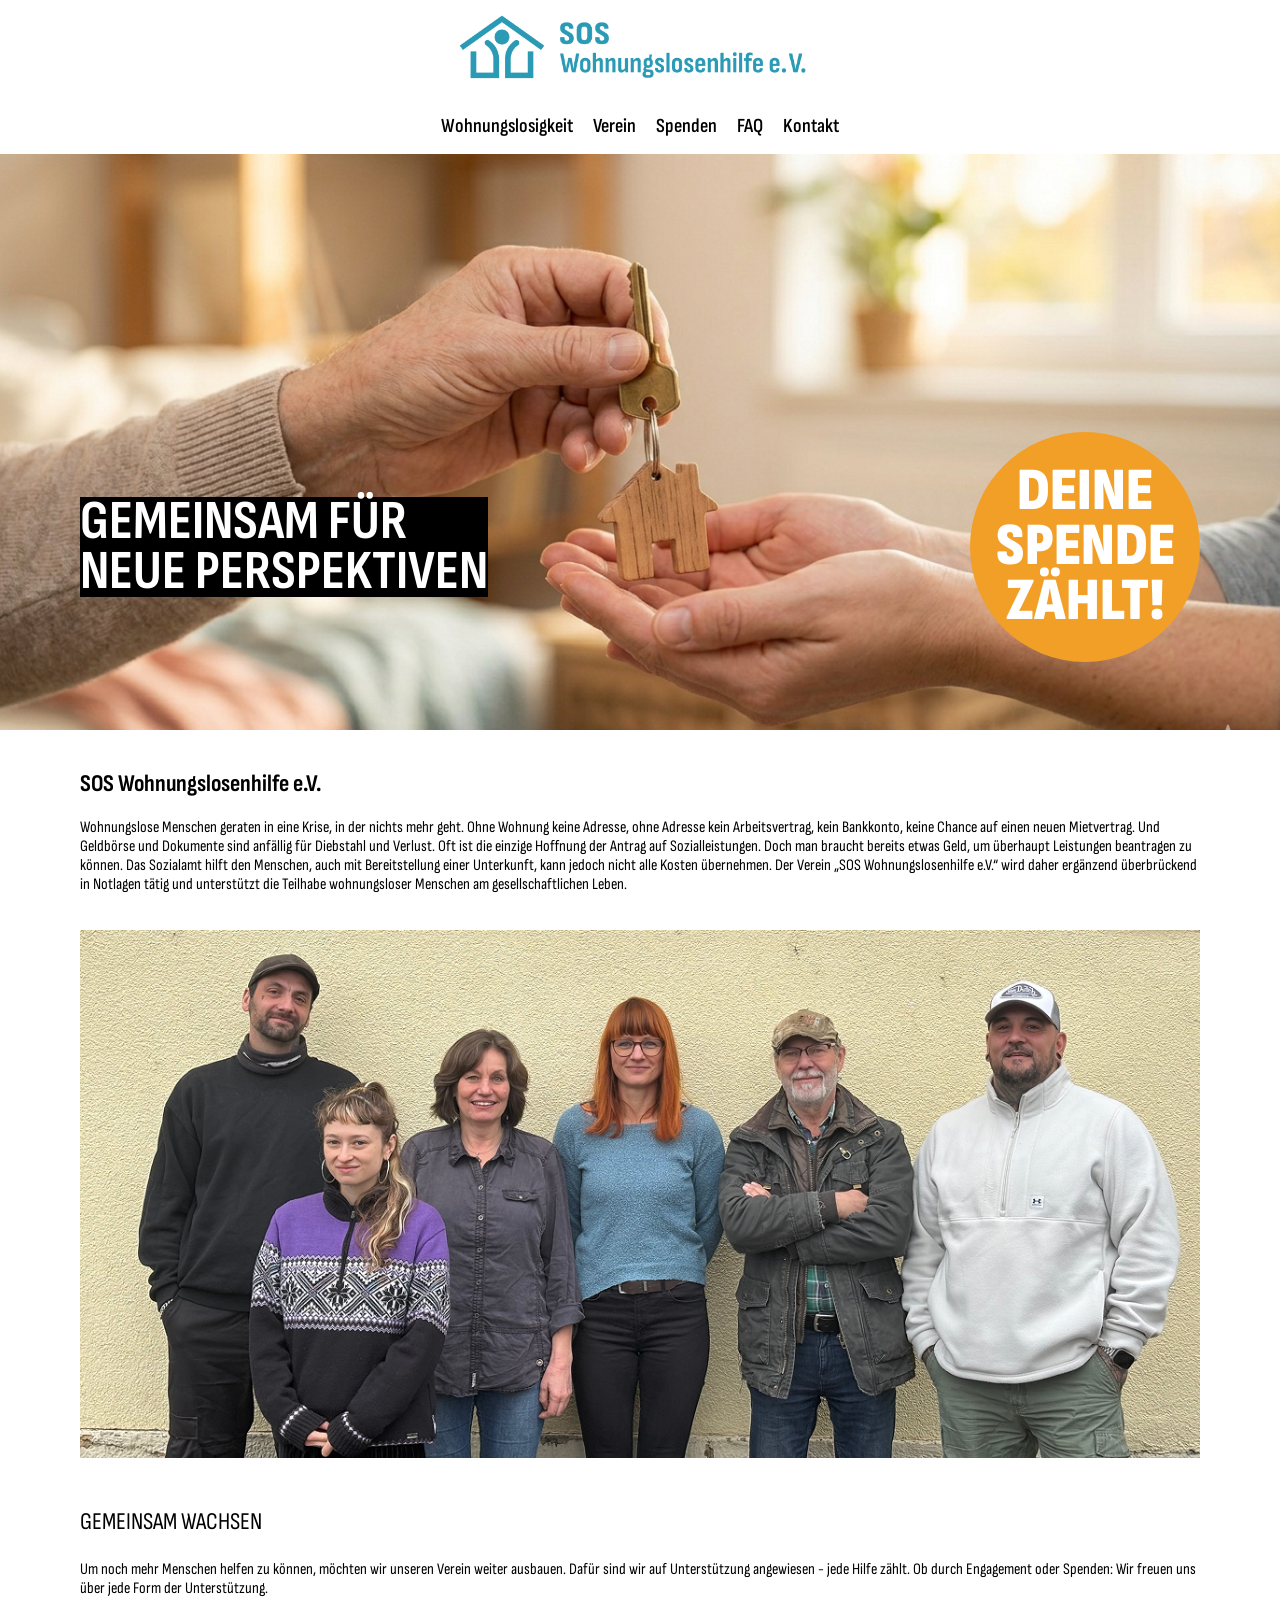
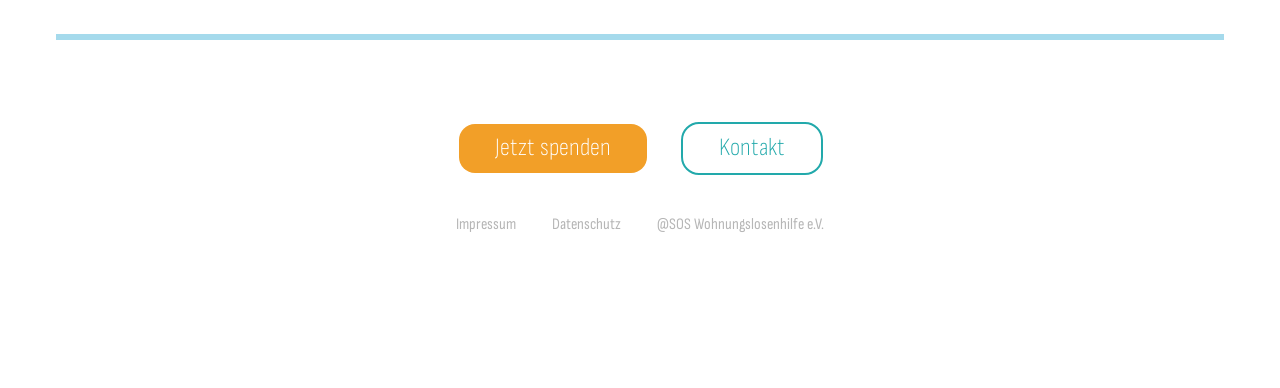
<file: index.html>
<!DOCTYPE html>
<html>

<head>
    <meta charset="UTF-8">
    <meta name="viewport" content="width=device-width, initial-scale=1.0">
    <link rel="preconnect" href="https://fonts.googleapis.com">
    <link rel="preconnect" href="https://fonts.gstatic.com" crossorigin>
    <link rel="icon" type="image/png" href="Logo/bildmarke.png">
    <link
        href="https://fonts.googleapis.com/css2?family=Inter:ital,wght@0,100..900;1,100..900&family=Sofia+Sans+Condensed:ital,wght@0,100..900;1,100..900&display=swap"
        rel="stylesheet">

    <title>Home</title>
    <link rel="stylesheet" href="styles.css">
</head>

<body>
    <header>
        <a class="logo" href="index.html">
            <img src="Logo/wortbildmarke.png" alt="Logo">
        </a>
        <nav>
            <a href="wl.html">Wohnungslosigkeit</a>
            <a href="verein.html">Verein</a>
            <a href="spenden.html">Spenden</a>
            <a href="faq.html">FAQ</a>
            <a href="kontakt.html">Kontakt</a>
        </nav>
    </header>

    <main>
        <section class="hero"
            style="background-image: url('herobilder/schluesselhaus.png'); background-size: cover; background-position: center;">

            <div class="hero-content">
                <div class="hero-text">
                    <h1>Gemeinsam für <br> neue Perspektiven</h1>
                </div>



                <button class="hero-button">DEINE<BR>SPENDE<br>ZÄHLT!</button>

            </div>
        </section>

        <section class="welcome">
            <h2>SOS Wohnungslosenhilfe e.V.</h2>
            <p>Wohnungslose Menschen geraten in eine Krise, in der nichts mehr geht. Ohne Wohnung keine Adresse, ohne
                Adresse kein Arbeitsvertrag, kein Bankkonto, keine Chance auf einen neuen Mietvertrag. Und Geldbörse und
                Dokumente sind anfällig für Diebstahl und Verlust. Oft ist die einzige Hoffnung der Antrag auf
                Sozialleistungen. Doch man braucht bereits etwas Geld, um überhaupt Leistungen beantragen zu können. Das
                Sozialamt hilft den Menschen, auch mit Bereitstellung einer Unterkunft, kann jedoch nicht alle Kosten
                übernehmen. Der Verein „SOS Wohnungslosenhilfe e.V.“ wird daher ergänzend überbrückend in Notlagen tätig
                und unterstützt die Teilhabe wohnungsloser Menschen am gesellschaftlichen Leben.

            </p>
            <img class="team-image" src="Team/Gruppenbild 1 1.png" alt="Unser Team">
            <h3>Gemeinsam Wachsen</h3>
            <p>Um noch mehr Menschen helfen zu können, möchten wir unseren Verein weiter ausbauen.
                Dafür sind wir auf Unterstützung angewiesen - jede Hilfe zählt. Ob durch Engagement oder Spenden: Wir
                freuen uns über jede Form der Unterstützung.</p>
        </section>
    </main>
    <footer>
        <div class="buttons">
            <a href="spenden.html" class="spende">Jetzt spenden</a>
            <a href="kontakt.html" class="kontakt">Kontakt</a>
        </div>
        <div class="impressum">
            <a href="impressum.html">Impressum</a>
            <a href="datenschutz.html">Datenschutz</a>
            <span>@SOS Wohnungslosenhilfe e.V.</span>
        </div>
    </footer>
</body>

</html>
</file>
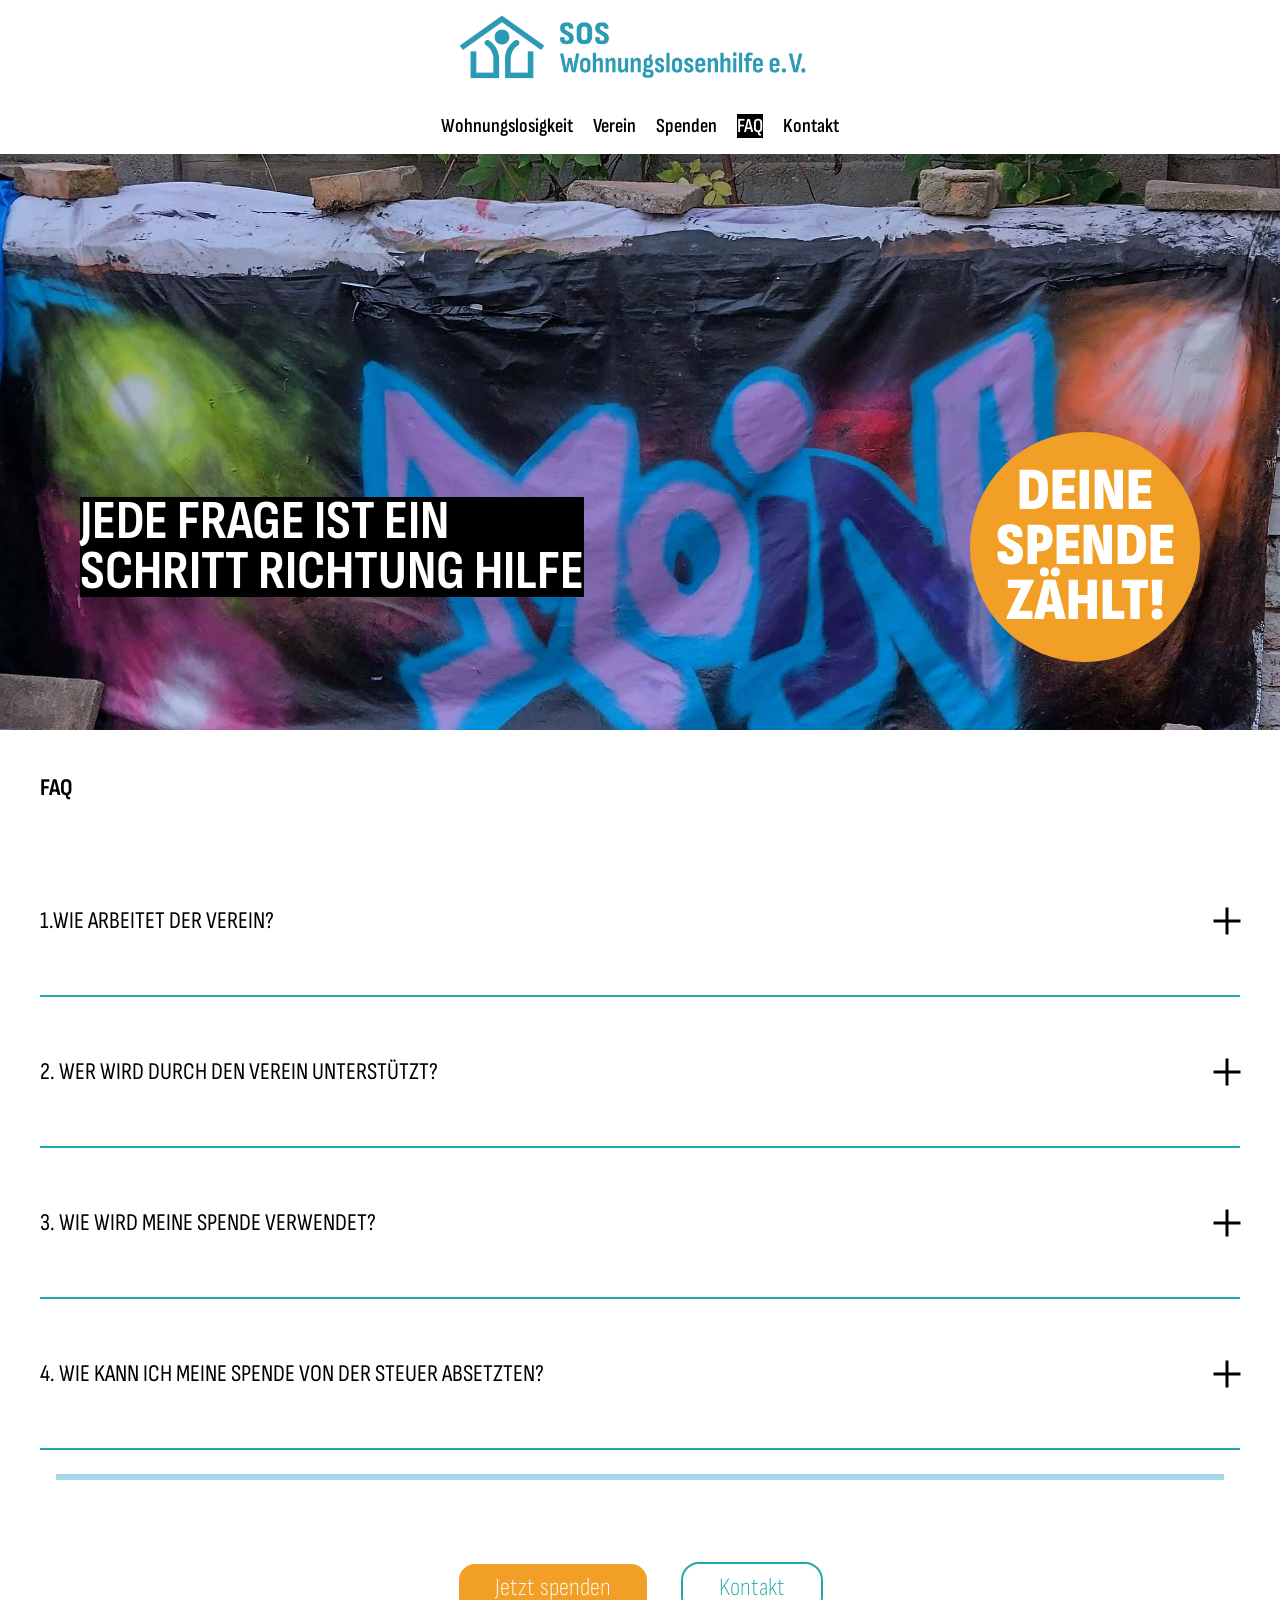
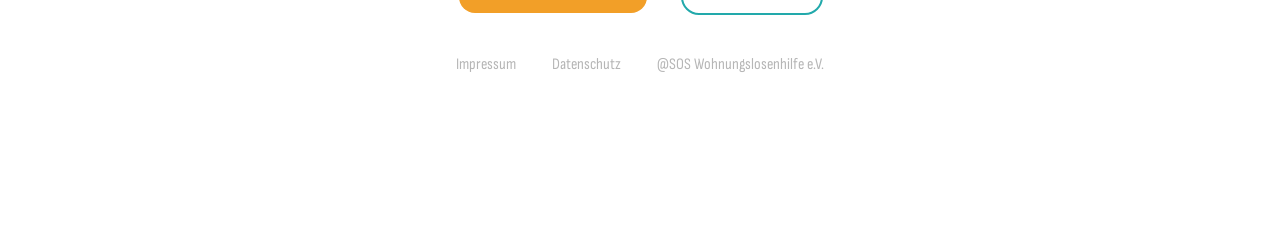
<file: faq.html>
<!DOCTYPE html>
<html>

<head>
    <meta charset="UTF-8">
    <meta name="viewport" content="width=device-width, initial-scale=1.0">
    <link rel="preconnect" href="https://fonts.googleapis.com">
    <link rel="preconnect" href="https://fonts.gstatic.com" crossorigin>
    <link rel="icon" type="image/png" href="Logo/bildmarke.png">
    <link
        href="https://fonts.googleapis.com/css2?family=Inter:ital,wght@0,100..900;1,100..900&family=Sofia+Sans+Condensed:ital,wght@0,100..900;1,100..900&display=swap"
        rel="stylesheet">

    <title>Home</title>
    <link rel="stylesheet" href="styles.css">
</head>

<body>
    <header>
        <a class="logo" href="index.html">
            <img src="Logo/wortbildmarke.png" alt="Logo">
        </a>
        <nav>
            <a href="wl.html">Wohnungslosigkeit</a>
            <a href="verein.html">Verein</a>
            <a href="spenden.html">Spenden</a>
            <a class="active" href="faq.html">FAQ</a>
            <a href="kontakt.html">Kontakt</a>
        </nav>
    </header>

    <main>
        <section class="hero"
            style="background-image: url('herobilder/faq.jpg'); background-size: cover; background-position: center;">

            <div class="hero-content">
                <div class="hero-text">
                    <h1>jede frage ist ein <br> schritt richtung hilfe</h1>
                </div>



                <button class="hero-button">DEINE<BR>SPENDE<br>ZÄHLT!</button>

            </div>
        </section>

        <section class="faq"></section>
        <div class="faq-container">
            <h2>FAQ</h2>
            <div class="accordion">
                <details class="ac-item">
                    <summary>
                        <h3>1.Wie arbeitet der Verein?</h3>
                        <span class="ac-icon"></span>
                    </summary>
                    <div class="ac-content">
                        <p>
                            Antwort hier einfügen
                        </p>

                    </div>
                </details>

                <details class="ac-item">
                    <summary>
                        <h3>2. Wer wird durch den Verein unterstützt?</h3>
                        <span class="ac-icon"></span>
                    </summary>
                    <div class="ac-content">
                        <p>
                            Antwort hier einfügen
                        </p>

                    </div>
                </details>

                <details class="ac-item">
                    <summary>
                        <h3>3. Wie wird meine Spende verwendet?</h3>
                        <span class="ac-icon"></span>
                    </summary>
                    <div class="ac-content">
                        <p>
                            Antwort hier einfügen
                        </p>

                    </div>
                </details>


                <details class="ac-item">
                    <summary>
                        <h3>4. Wie kann ich meine Spende von der Steuer absetzten?</h3>
                        <span class="ac-icon"></span>
                    </summary>
                    <div class="ac-content">
                        <p>
                            Antwort hier einfügen
                        </p>

                    </div>
                </details>

            </div>


        </div>
        </section>

        <footer>
            <div class="buttons">
                <a href="spenden.html" class="spende">Jetzt spenden</a>
                <a href="kontakt.html" class="kontakt">Kontakt</a>
            </div>
            <div class="impressum">
                <a href="impressum.html">Impressum</a>
                <a href="datenschutz.html">Datenschutz</a>
                <span>@SOS Wohnungslosenhilfe e.V.</span>
            </div>
        </footer>
</body>

</html>
</file>
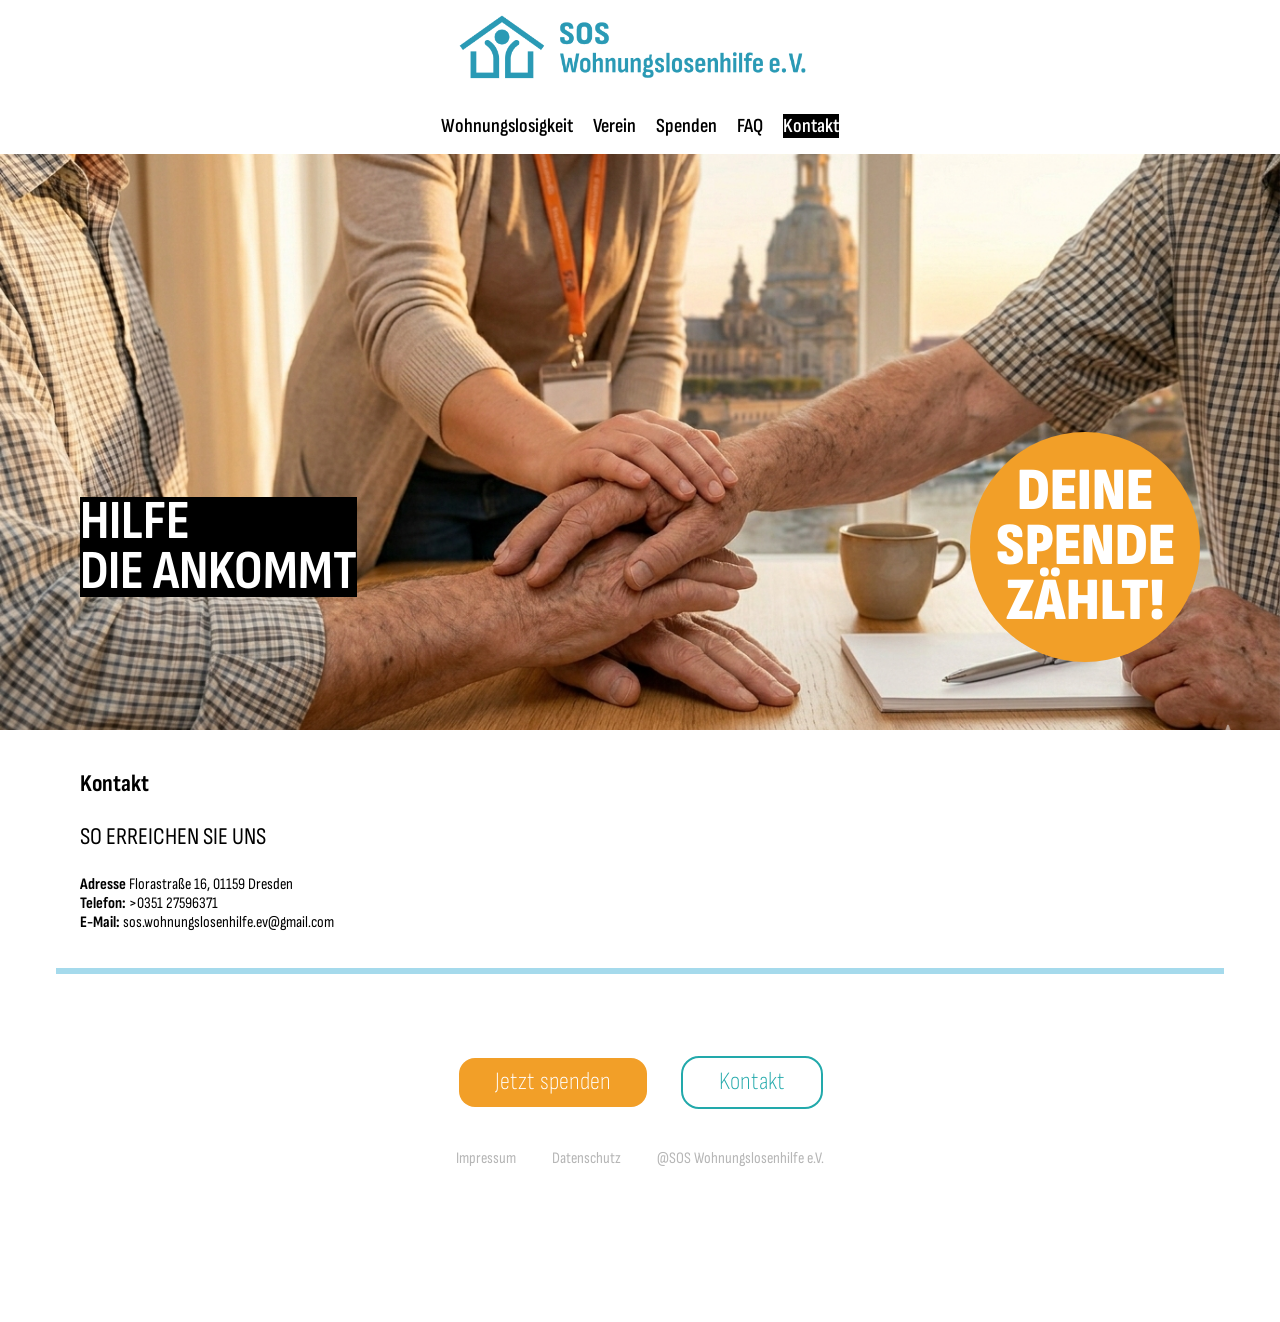
<file: kontakt.html>
<!DOCTYPE html>
<html>

<head>
    <meta charset="UTF-8">
    <meta name="viewport" content="width=device-width, initial-scale=1.0">
    <link rel="preconnect" href="https://fonts.googleapis.com">
    <link rel="preconnect" href="https://fonts.gstatic.com" crossorigin>
    <link rel="icon" type="image/png" href="Logo/bildmarke.png">
    <link
        href="https://fonts.googleapis.com/css2?family=Inter:ital,wght@0,100..900;1,100..900&family=Sofia+Sans+Condensed:ital,wght@0,100..900;1,100..900&display=swap"
        rel="stylesheet">

    <title>Home</title>
    <link rel="stylesheet" href="styles.css">
</head>

<body>
    <header>
        <a class="logo" href="index.html">
            <img src="Logo/wortbildmarke.png" alt="Logo">
        </a>
        <nav>
            <a href="wl.html">Wohnungslosigkeit</a>
            <a href="verein.html">Verein</a>
            <a href="spenden.html">Spenden</a>
            <a href="faq.html">FAQ</a>
            <a class="active" href="kontakt.html">Kontakt</a>
        </nav>
    </header>

    <main>
        <section class="hero"
            style="background-image: url('herobilder/kontakt.png'); background-size: cover; background-position: center;">

            <div class="hero-content">
                <div class="hero-text">
                    <h1>Hilfe <br> die ankommt</h1>
                </div>



                <button class="hero-button">DEINE<BR>SPENDE<br>ZÄHLT!</button>

            </div>
        </section>

        <section class="welcome">
            <h2>Kontakt</h2>
            <h3>SO ERREICHEN SIE UNS</h3>
            <p>
                <strong>Adresse</strong> Florastraße 16, 01159 Dresden<br>
                <strong>Telefon:</strong> >0351 27596371 <br>
                <strong>E-Mail:</strong> sos.wohnungslosenhilfe.ev@gmail.com <br>

            </p>

        </section>
    </main>
    <footer>
        <div class="buttons">
            <a href="spenden.html" class="spende">Jetzt spenden</a>
            <a href="kontakt.html" class="kontakt">Kontakt</a>
        </div>
        <div class="impressum">
            <a href="impressum.html">Impressum</a>
            <a href="datenschutz.html">Datenschutz</a>
            <span>@SOS Wohnungslosenhilfe e.V.</span>
        </div>
    </footer>
</body>

</html>
</file>
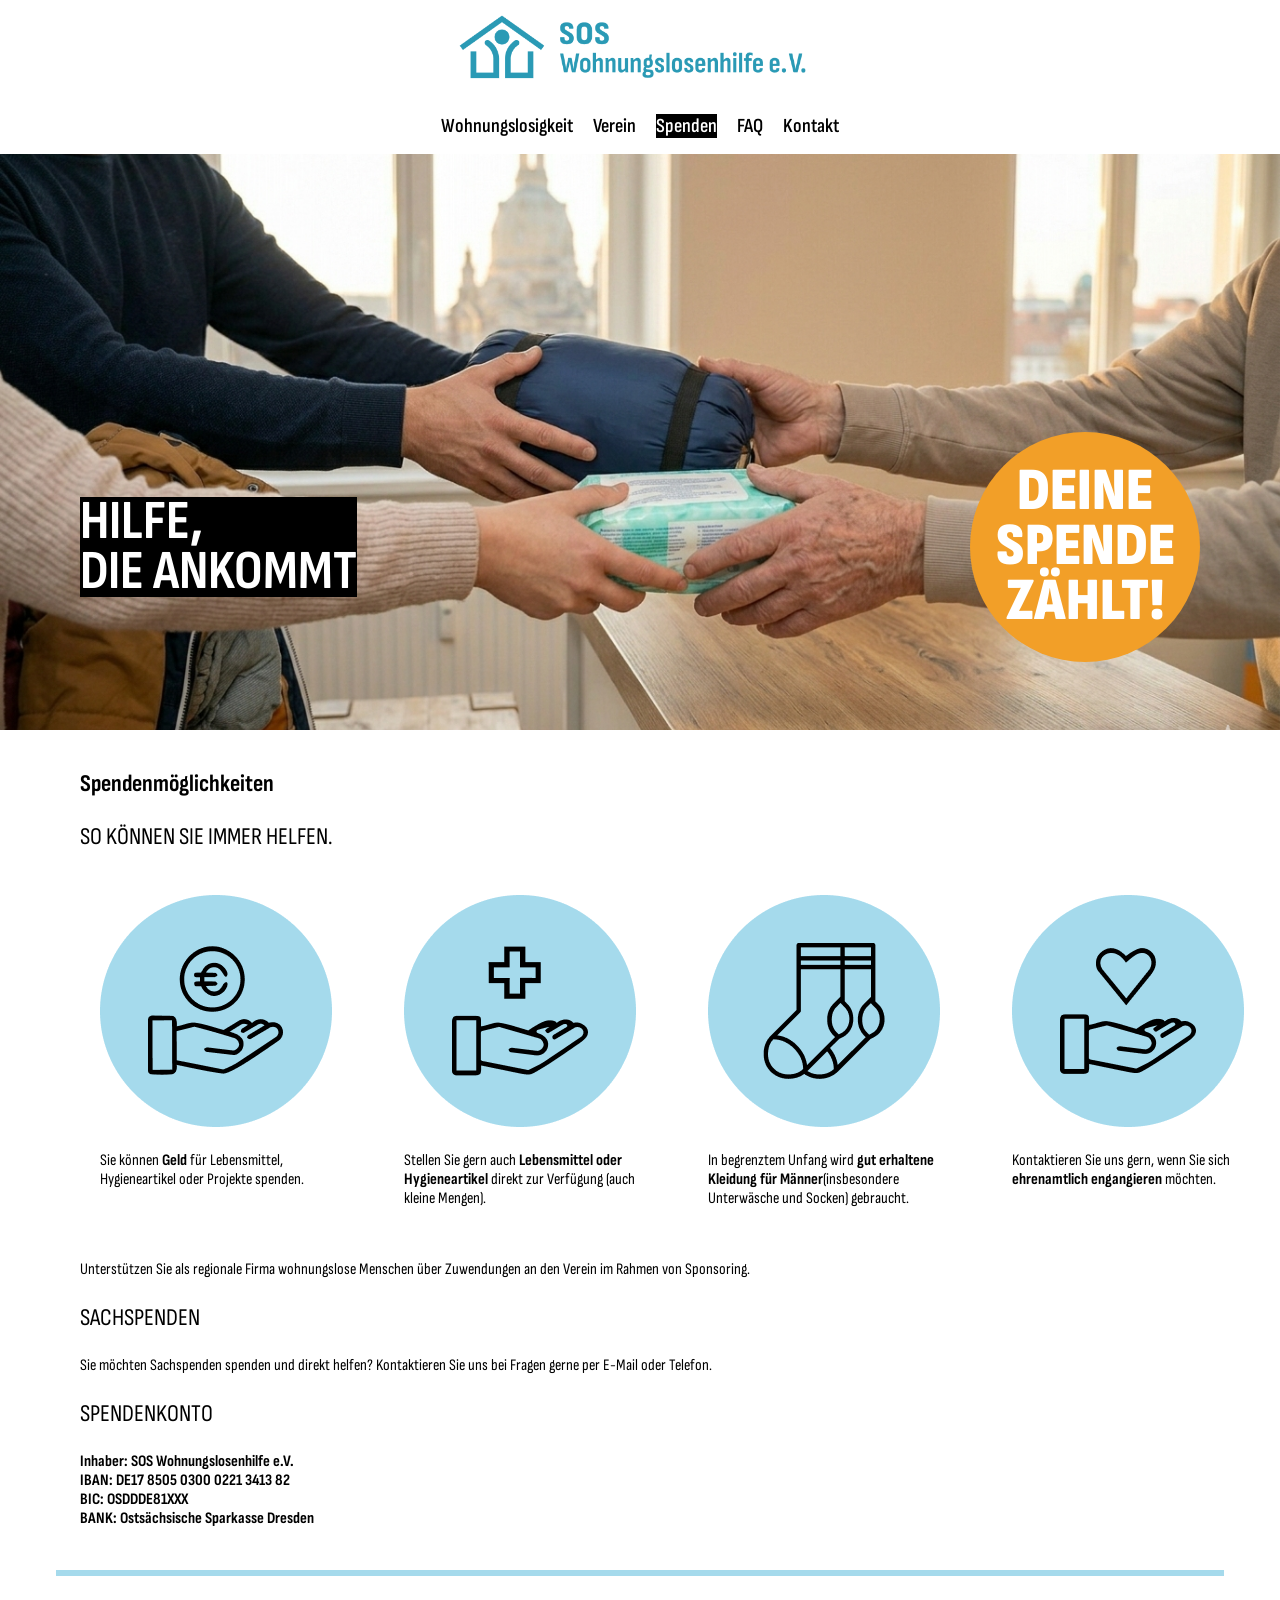
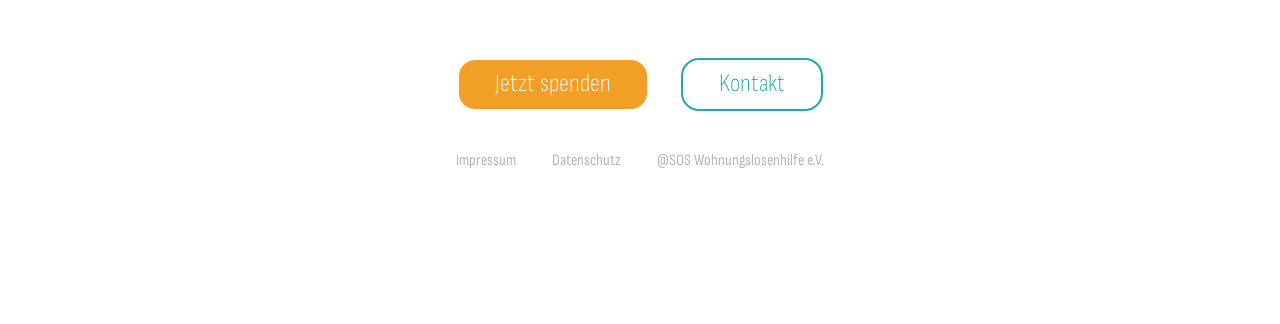
<file: spenden.html>
<!DOCTYPE html>
<html>

<head>
    <meta charset="UTF-8">
    <meta name="viewport" content="width=device-width, initial-scale=1.0">
    <link rel="preconnect" href="https://fonts.googleapis.com">
    <link rel="preconnect" href="https://fonts.gstatic.com" crossorigin>
    <link rel="icon" type="image/png" href="Logo/bildmarke.png">
    <link
        href="https://fonts.googleapis.com/css2?family=Inter:ital,wght@0,100..900;1,100..900&family=Sofia+Sans+Condensed:ital,wght@0,100..900;1,100..900&display=swap"
        rel="stylesheet">

    <title>Home</title>
    <link rel="stylesheet" href="styles.css">
</head>

<body>
    <header>
        <a class="logo" href="index.html">
            <img src="Logo/wortbildmarke.png" alt="Logo">
        </a>
        <nav>
            <a href="wl.html">Wohnungslosigkeit</a>
            <a href="verein.html">Verein</a>
            <a class="active" href="spenden.html">Spenden</a>
            <a href="faq.html">FAQ</a>
            <a href="kontakt.html">Kontakt</a>
        </nav>
    </header>

    <main>
        <section class="hero"
            style="background-image: url('herobilder/spende.png'); background-size: cover; background-position: center;">

            <div class="hero-content">
                <div class="hero-text">
                    <h1>Hilfe, <br> die ankommt</h1>
                </div>



                <button class="hero-button">DEINE<BR>SPENDE<br>ZÄHLT!</button>

            </div>
        </section>

        <section class="welcome">
            <h2>Spendenmöglichkeiten</h2>
            <h3>So können Sie immer helfen.</h3>
            <div class="icontainer">
                <div class="iconwrapper">
                    <div class="icons">
                        <img src="Logo/money.PNG">
                    </div>
                    <p>Sie können <strong>Geld</strong> für Lebensmittel,<br> Hygieneartikel oder Projekte spenden.
                    </p>

                </div>

                <div class="iconwrapper">
                    <div class="icons">
                        <img src="Logo/health.PNG">
                    </div>
                    <p>Stellen Sie gern auch <strong>Lebensmittel oder</strong> <br> <strong> Hygieneartikel </strong>
                        direkt zur Verfügung (auch kleine Mengen).
                    </p>

                </div>

                <div class="iconwrapper">
                    <div class="icons">
                        <img src="Logo/socks.PNG">
                    </div>
                    <p>In begrenztem Unfang wird <strong>gut erhaltene</strong><br> <strong> Kleidung für
                            Männer</strong>(insbesondere <br>
                        Unterwäsche und Socken) gebraucht.
                    </p>

                </div>

                <div class="iconwrapper">
                    <div class="icons">
                        <img src="Logo/heart.PNG">
                    </div>
                    <p>Kontaktieren Sie uns gern, wenn Sie sich <br> <strong>ehrenamtlich engangieren</strong> möchten.
                    </p>

                </div>





            </div>


            <p>Unterstützen Sie als regionale Firma wohnungslose Menschen über Zuwendungen an den Verein im Rahmen von
                Sponsoring.</p>
            <h3>Sachspenden</h3>
            <p>Sie möchten Sachspenden spenden und direkt helfen? Kontaktieren Sie uns bei Fragen gerne per E-Mail oder
                Telefon.</p>
            <h3>Spendenkonto</h3>
            <h4>
                Inhaber: SOS Wohnungslosenhilfe e.V.<br>
                IBAN: DE17 8505 0300 0221 3413 82<br>
                BIC: OSDDDE81XXX<br>
                BANK: Ostsächsische Sparkasse Dresden</h4>
        </section>
    </main>
    <footer>
        <div class="buttons">
            <a href="spenden.html" class="spende">Jetzt spenden</a>
            <a href="kontakt.html" class="kontakt">Kontakt</a>
        </div>
        <div class="impressum">
            <a href="impressum.html">Impressum</a>
            <a href="datenschutz.html">Datenschutz</a>
            <span>@SOS Wohnungslosenhilfe e.V.</span>
        </div>
    </footer>
</body>

</html>
</file>
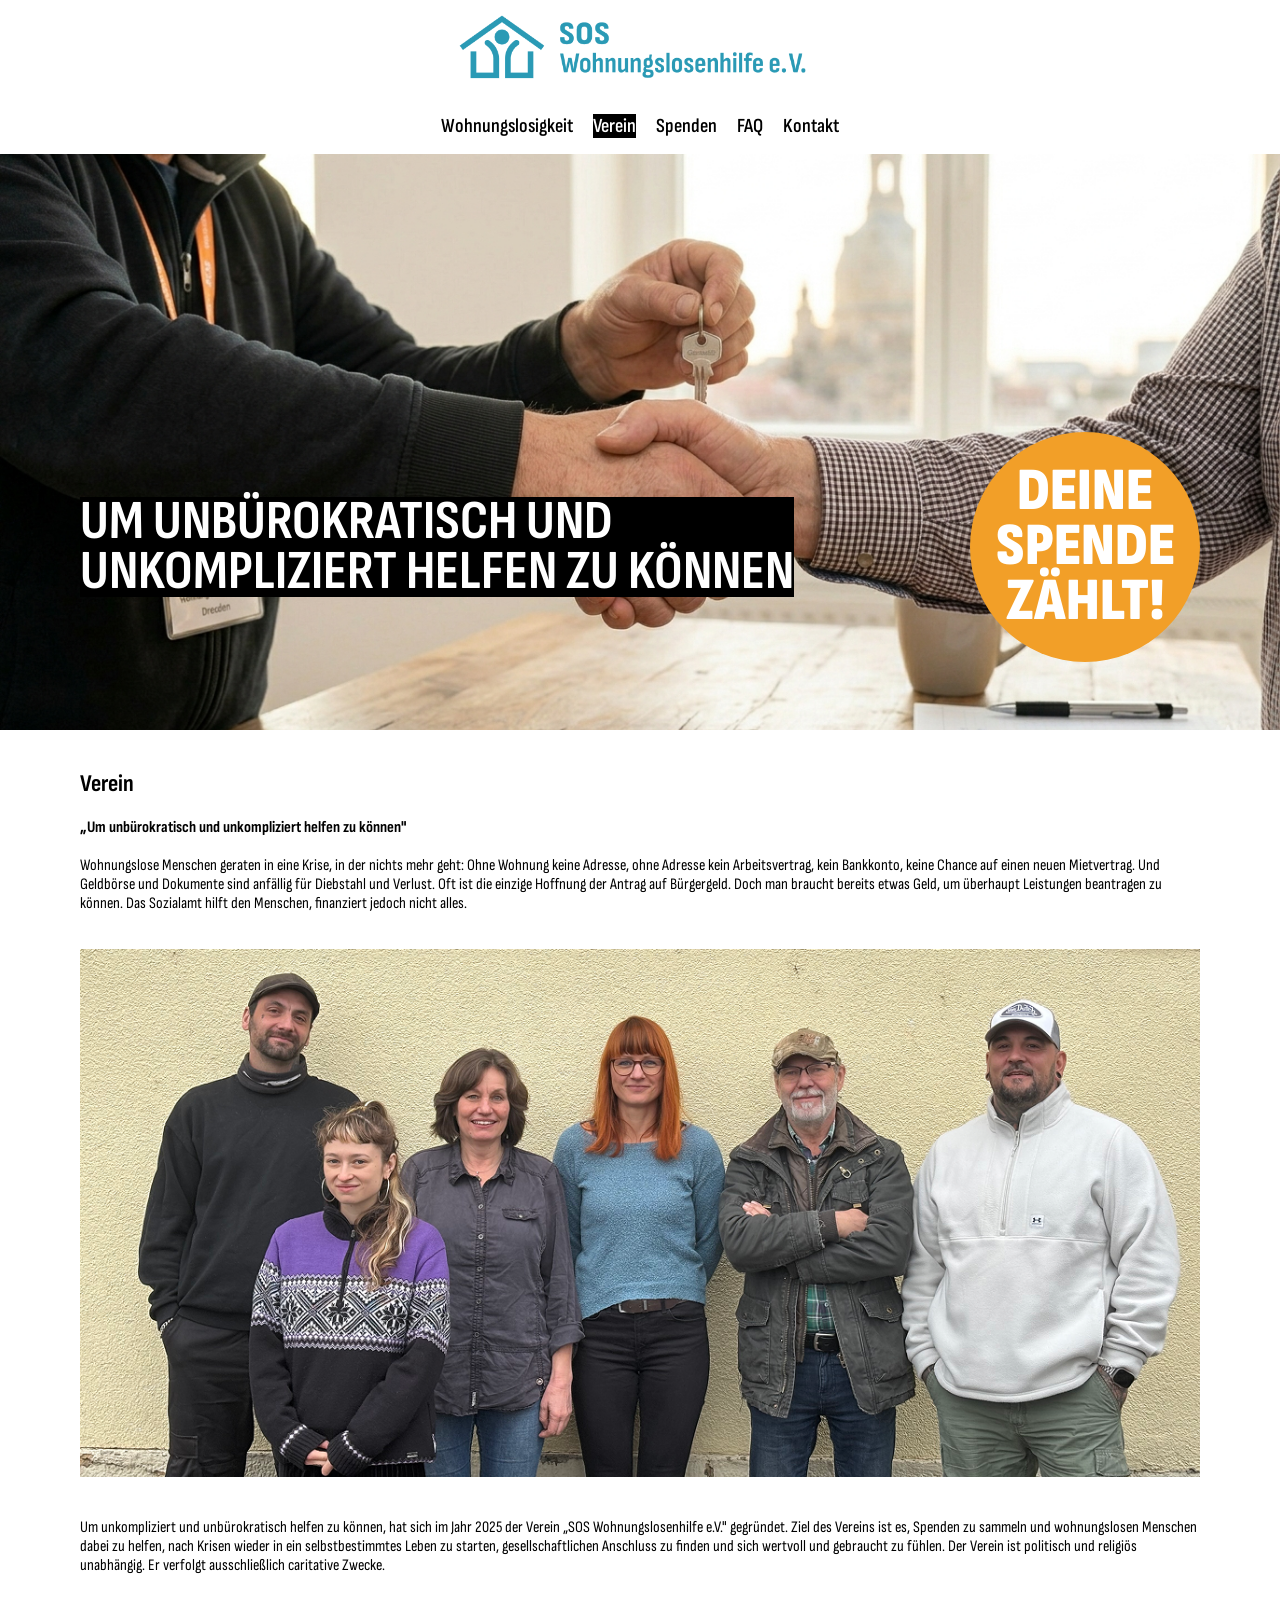
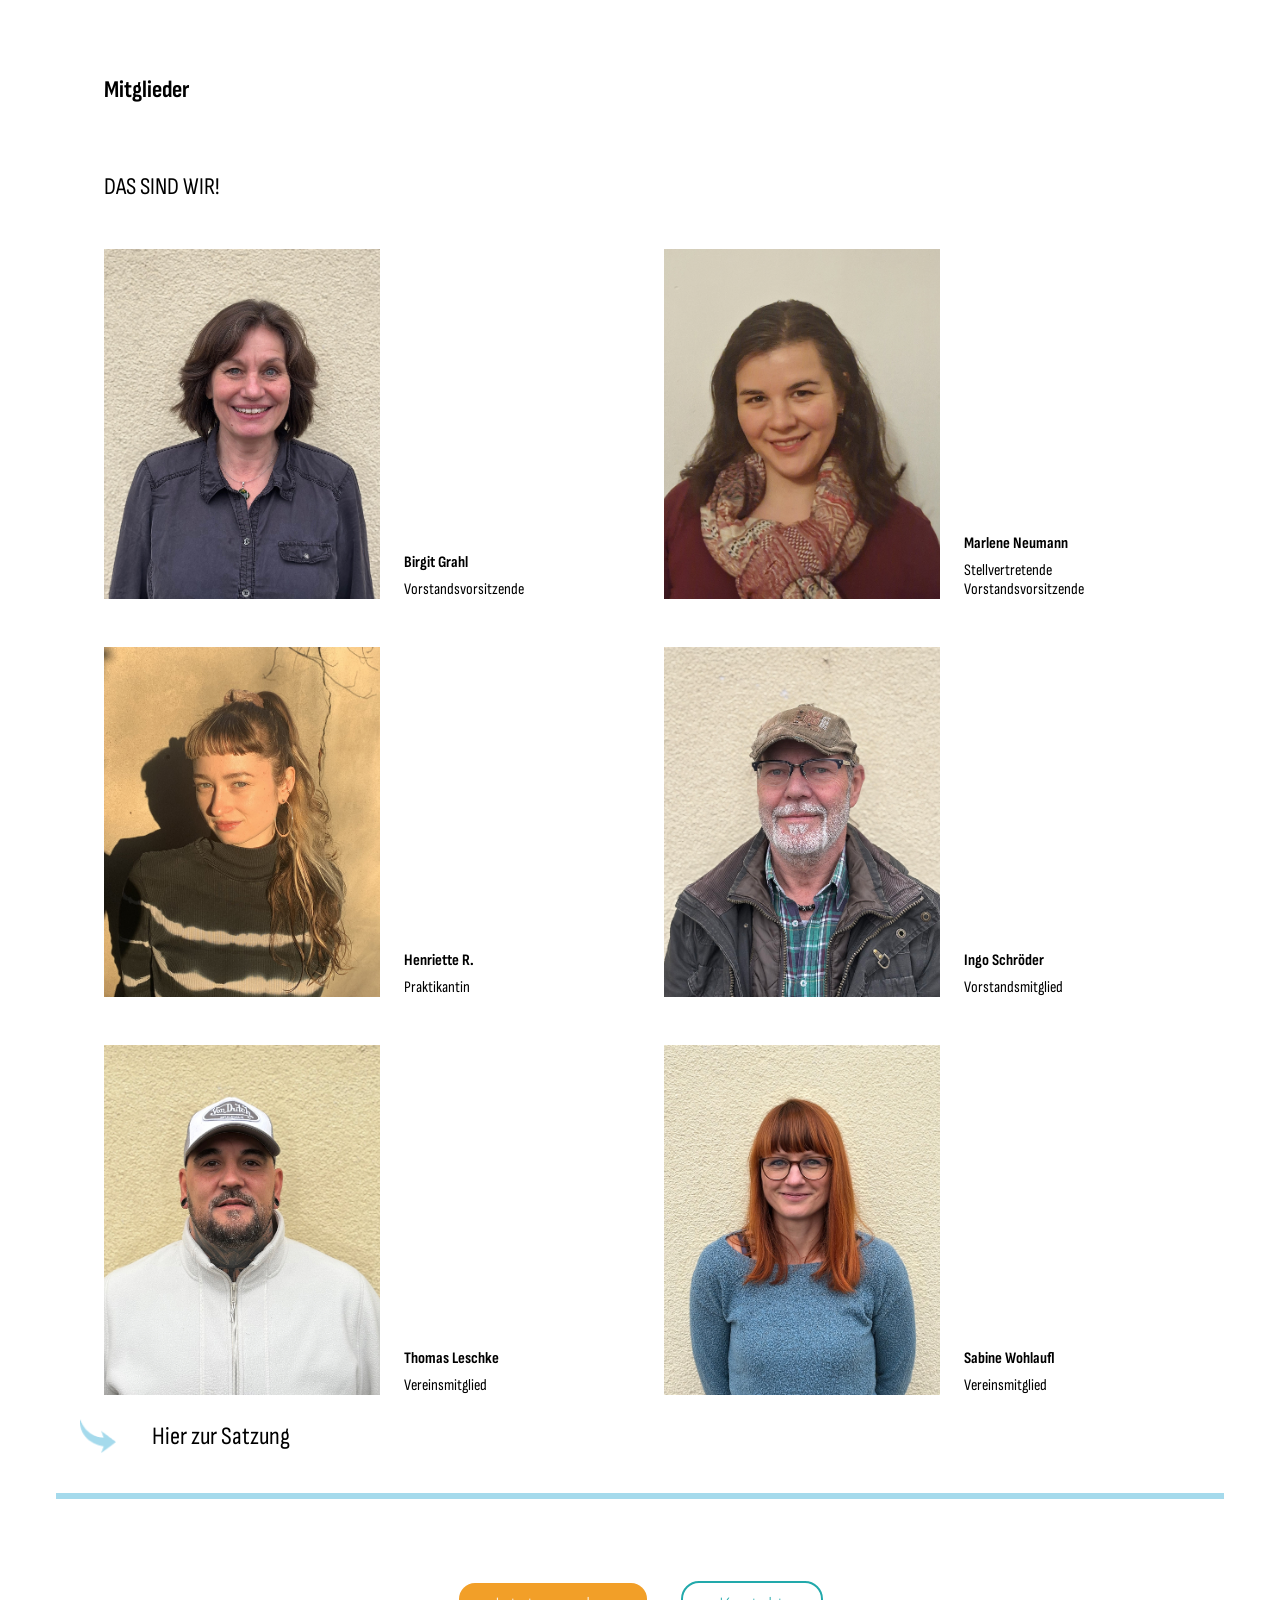
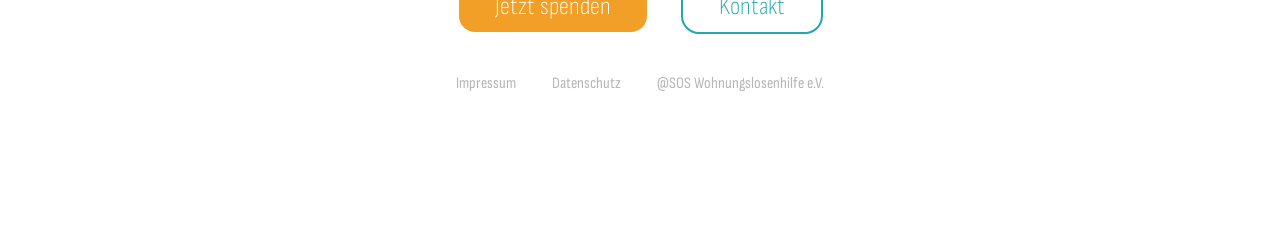
<file: verein.html>
<!DOCTYPE html>
<html>

<head>
    <meta charset="UTF-8">
    <meta name="viewport" content="width=device-width, initial-scale=1.0">
    <link rel="preconnect" href="https://fonts.googleapis.com">
    <link rel="preconnect" href="https://fonts.gstatic.com" crossorigin>
    <link rel="icon" type="image/png" href="Logo/bildmarke.png">
    <link
        href="https://fonts.googleapis.com/css2?family=Inter:ital,wght@0,100..900;1,100..900&family=Sofia+Sans+Condensed:ital,wght@0,100..900;1,100..900&display=swap"
        rel="stylesheet">

    <title>Home</title>
    <link rel="stylesheet" href="styles.css">
</head>

<body>
    <header>
        <a class="logo" href="index.html">
            <img src="Logo/wortbildmarke.png" alt="Logo">
        </a>
        <nav>
            <a href="wl.html">Wohnungslosigkeit</a>
            <a class="active" href="verein.html">Verein</a>
            <a href="spenden.html">Spenden</a>
            <a href="faq.html">FAQ</a>
            <a href="kontakt.html">Kontakt</a>
        </nav>
    </header>

    <main>
        <section class="hero"
            style="background-image: url(herobilder/verein.png); background-size: cover; background-position: center;">

            <div class="hero-content">
                <div class="hero-text">
                    <h1>UM UNBÜROKRATISCH UND<br>UNKOMPLIZIERT HELFEN ZU KÖNNEN</h1>
                </div>



                <button class="hero-button">DEINE<BR>SPENDE<br>ZÄHLT!</button>

            </div>
        </section>

        <section class="welcome">
            <h2>Verein</h2>
            <p> <strong>„Um unbürokratisch und unkompliziert helfen zu können"</strong><br>
                <br>


                Wohnungslose Menschen geraten in eine Krise, in der nichts mehr geht: Ohne Wohnung keine Adresse, ohne
                Adresse kein Arbeitsvertrag, kein Bankkonto, keine Chance auf einen neuen Mietvertrag. Und Geldbörse und
                Dokumente sind anfällig für Diebstahl und Verlust. Oft ist die einzige Hoffnung der Antrag auf
                Bürgergeld. Doch man braucht bereits etwas Geld, um überhaupt Leistungen beantragen zu können. Das
                Sozialamt hilft den Menschen, finanziert jedoch nicht alles.

            </p>
            <img class="team-image" src="Team/Gruppenbild 1 1.png" alt="Unser Team">

            <p>Um unkompliziert und unbürokratisch helfen zu können, hat sich im Jahr 2025 der Verein „SOS
                Wohnungslosenhilfe e.V." gegründet.
                Ziel des Vereins ist es, Spenden zu sammeln und wohnungslosen Menschen dabei zu helfen, nach Krisen
                wieder in ein selbstbestimmtes Leben zu starten, gesellschaftlichen Anschluss zu finden und sich
                wertvoll und gebraucht zu fühlen. Der Verein ist politisch und religiös unabhängig. Er verfolgt
                ausschließlich caritative Zwecke.</p>




        </section>
        <section class="welcome">
            <div class="team-container">
                <h2>Mitglieder</h2>
                <h3>Das sind Wir!</h3>
                <div class="team-grid">
                    <div class="teampic">
                        <img src="Team/Birgit Grahl.jpg">
                        <div class="teaminfo">
                            <h4>Birgit Grahl</h4>
                            <p>Vorstandsvorsitzende</p>



                        </div>
                    </div>



                    <div class="teampic">
                        <img src="Team/Marlene Neumann.jpg">
                        <div class="teaminfo">
                            <h4>Marlene Neumann</h4>
                            <p>Stellvertretende <br>Vorstandsvorsitzende</p>


                        </div>
                    </div>



                    <div class="teampic">
                        <img src="Team/Foto Henriette R..jpg">
                        <div class="teaminfo">
                            <h4>Henriette R.</h4>
                            <p>Praktikantin</p>

                        </div>
                    </div>



                    <div class="teampic">
                        <img src="Team/Ingo Schröder.png">
                        <div class="teaminfo">
                            <h4>Ingo Schröder</h4>
                            <p>Vorstandsmitglied</p>

                        </div>
                    </div>



                    <div class="teampic">
                        <img src="Team/Thomas Leschke.jpg">
                        <div class="teaminfo">
                            <h4>Thomas Leschke</h4>
                            <p>Vereinsmitglied</p>


                        </div>
                    </div>



                    <div class="teampic">
                        <img src="Team/Sabine Wohlauf.jpg">
                        <div class="teaminfo">
                            <h4>Sabine Wohlaufl</h4>
                            <p>Vereinsmitglied</p>


                        </div>
                    </div>


                </div>
            </div>

            <div class="books">
                </divlass>
                <img src="Logo/pfeil.png" alt="Pfeil">
                <a href="satzung.html" class="bücher">Hier zur Satzung</a>
            </div>

        </section>
    </main>
    <footer>
        <div class="buttons">
            <a href="spenden.html" class="spende">Jetzt spenden</a>
            <a href="kontakt.html" class="kontakt">Kontakt</a>
        </div>
        <div class="impressum">
            <a href="impressum.html">Impressum</a>
            <a href="datenschutz.html">Datenschutz</a>
            <span>@SOS Wohnungslosenhilfe e.V.</span>
        </div>
    </footer>
</body>

</html>
</file>
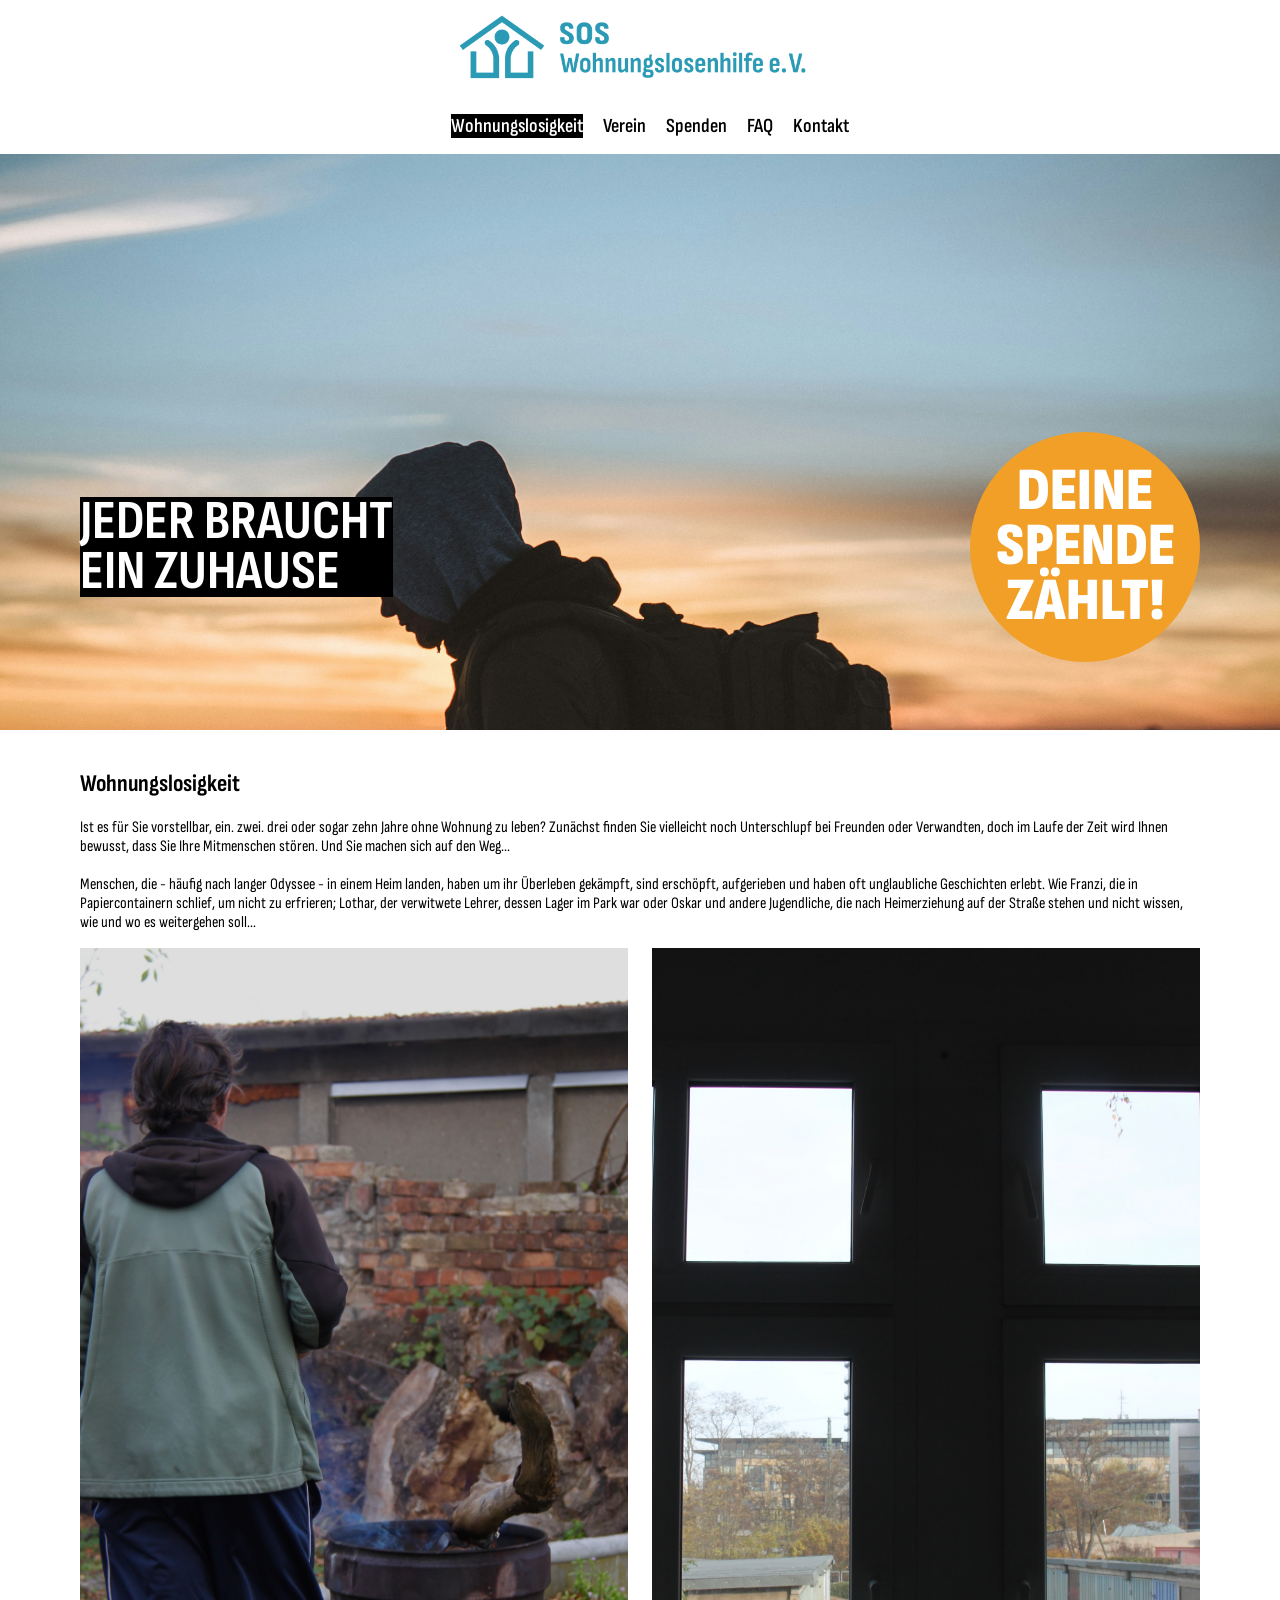
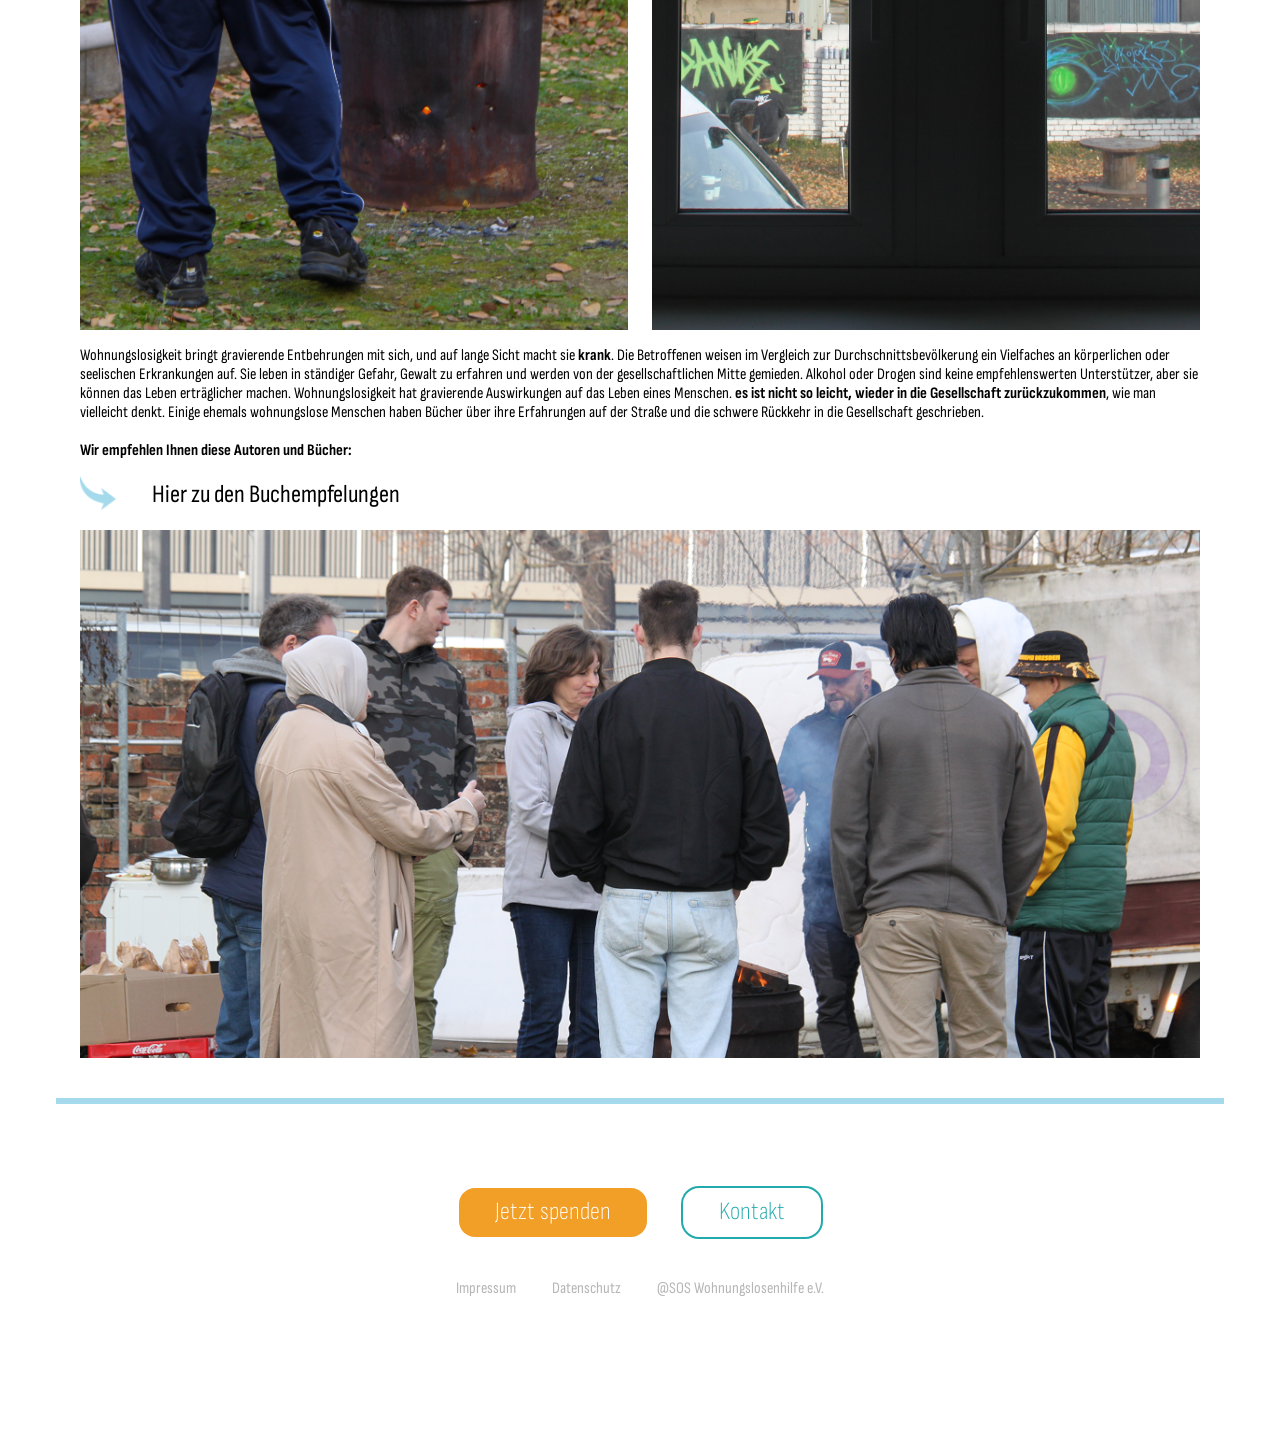
<file: wl.html>
<!DOCTYPE html>
<html>

<head>
    <meta charset="UTF-8">
    <meta name="viewport" content="width=device-width, initial-scale=1.0">
    <link rel="preconnect" href="https://fonts.googleapis.com">
    <link rel="preconnect" href="https://fonts.gstatic.com" crossorigin>
    <link rel="icon" type="image/png" href="Logo/bildmarke.png">
    <link
        href="https://fonts.googleapis.com/css2?family=Inter:ital,wght@0,100..900;1,100..900&family=Sofia+Sans+Condensed:ital,wght@0,100..900;1,100..900&display=swap"
        rel="stylesheet">

    <title>Home</title>
    <link rel="stylesheet" href="styles.css">
</head>

<body>
    <header>
        <a class="logo" href="index.html">
            <img src="Logo/wortbildmarke.png" alt="Logo">

            <nav>
                <a class="active" href="wl.html">Wohnungslosigkeit</a>
                <a href="verein.html">Verein</a>
                <a href="spenden.html">Spenden</a>
                <a href="faq.html">FAQ</a>
                <a href="kontakt.html">Kontakt</a>
            </nav>
    </header>

    <main>
        <section class="hero"
            style="background-image: url('herobilder/wohnungslosigkeit.jpg'); background-size: cover; background-position: center;">

            <div class="hero-content">
                <div class="hero-text">
                    <h1>JEDER BRAUCHT<br>EIN ZUHAUSE</h1>
                </div>

                <button class="hero-button">DEINE<BR>SPENDE<br>ZÄHLT!</button>

            </div>
            </div>
        </section>

        <section class="welcome">
            <h2>Wohnungslosigkeit</h2>
            <p> Ist es für Sie vorstellbar, ein. zwei. drei oder sogar zehn Jahre ohne Wohnung zu leben? Zunächst
                finden
                Sie vielleicht noch Unterschlupf bei Freunden oder Verwandten, doch im Laufe der Zeit wird Ihnen
                bewusst, dass Sie Ihre Mitmenschen stören. Und Sie machen sich auf den Weg...<br>
                <br>
                Menschen, die - häufig nach langer Odyssee - in einem Heim landen, haben um ihr Überleben gekämpft, sind
                erschöpft, aufgerieben und haben oft unglaubliche Geschichten erlebt. Wie Franzi, die in
                Papiercontainern schlief, um nicht zu erfrieren; Lothar, der verwitwete Lehrer, dessen Lager im Park war
                oder Oskar und andere Jugendliche, die nach Heimerziehung auf der Straße stehen und nicht wissen, wie
                und wo es weitergehen soll...

            </p>
            <div class="fenster">
                <img src="Team/Mann am Feuer.jpg" alt="Mann am Feuer">
                <img src="Team/fenster.jpg" alt="Unser Team">

            </div>

            <p>Wohnungslosigkeit bringt gravierende Entbehrungen mit sich, und auf lange Sicht macht sie
                <strong>krank</strong>. Die
                Betroffenen weisen im Vergleich zur Durchschnittsbevölkerung ein Vielfaches an körperlichen oder
                seelischen Erkrankungen auf. Sie leben in ständiger Gefahr, Gewalt zu erfahren und werden von der
                gesellschaftlichen Mitte gemieden. Alkohol oder Drogen sind keine empfehlenswerten Unterstützer, aber
                sie können das Leben erträglicher machen. Wohnungslosigkeit hat gravierende Auswirkungen auf das Leben
                eines Menschen. <strong>es ist nicht so leicht, wieder in die Gesellschaft zurückzukommen</strong>, wie
                man
                vielleicht denkt. Einige ehemals wohnungslose Menschen haben Bücher über ihre Erfahrungen auf der Straße
                und die schwere Rückkehr in die Gesellschaft geschrieben.<br>
                <br>
                <strong>Wir empfehlen Ihnen diese Autoren und Bücher:</strong>


            </p>

            <div class="books">
                </divlass>
                <img src="Logo/pfeil.png" alt="Pfeil">
                <a href="books.html" class="bücher">Hier zu den Buchempfelungen</a>
            </div>

            <img class="feuer" src="Team/Gruppenbild-Feuer.png" alt="Unser Team am Feuer">
        </section>

        </sectionc>


    </main>
    <footer>
        <div class="buttons">
            <a href="spenden.html" class="spende">Jetzt spenden</a>
            <a href="kontakt.html" class="kontakt">Kontakt</a>
        </div>
        <div class="impressum">
            <a href="impressum.html">Impressum</a>
            <a href="datenschutz.html">Datenschutz</a>
            <span>@SOS Wohnungslosenhilfe e.V.</span>
        </div>
    </footer>
</body>

</html>
</file>
<file: styles.css>
root {
    --black: #000000;
    --white: #ffffff;
    --gray: #666666;
    --lightgray: #b6b6b6;
    --blue: #22a9ab;
    --lightblue: #a5daec;
    --orange: #f29f28;
}

body {
    margin: 0;
    padding: 0;
}

a {
    text-decoration: none;
    color: var(--black);
}

html {
    font-family: "Sofia Sans Condensed", sans-serif;
    font-optical-sizing: auto;

    font-style: normal;
}

h1 {
    font-family: "Sofia Sans Condensed", sans-serif;
    font-weight: 700;
    font-size: 55px;
    line-height: 50px;
    text-transform: uppercase;
    color: var(--white);
    margin: 0;
}

header {
    display: flex;
    justify-content: center;
    flex-direction: column;
    align-items: center;
    padding-bottom: 16px;
}

header img {
    width: 392px;
    height: auto;

}

header nav {
    display: flex;
    flex-direction: row;
    gap: 20px;
    font-family: 'Sofia Sans Condensed', sans-serif;
    font-weight: 600;
    font-size: 20px;

}

.hero {

    display: flex;
    flex-direction: column;
    justify-content: flex-end;
    height: 528px;
    padding-bottom: 48px;
    padding-left: 41px;
    padding-right: 41px;
    background-size: cover;
    background-position: center;
}

.hero-content {
    display: flex;
    flex-direction: row;
    align-items: center;
    padding-left: 41px;
    padding: 20px;
    margin: 0 auto;
    justify-content: space-between;
    padding-top: 65px;
    max-width: 1120px;
    width: 100%;
    gap: 10px;

}

.hero-button {
    background-color: #f29f28;
    outline: none;
    border: none;
    height: 230px;
    width: 230px;
    border-radius: 50%;
    color: white;
    font-family: 'Sofia Sans Condensed', sans-serif;
    font-size: 60px;
    font-weight: 900;
    line-height: 55px;
    align-self: end;
}

h1 {
    color: white;
    background-color: black;

}

.welcome {
    max-width: 1120px;
    margin: 0 auto;
    padding: 20px;
}

p {
    font-family: 'Sofia Sans Condensed', sans-serif;
    font-weight: 400;
    font-size: 16px;
}

h3 {
    font-family: 'Sofia Sans Condensed', sans-serif;
    font-weight: 400;
    font-size: 24px;
    text-transform: uppercase;

}

.team-image {
    max-width: 100%;
    height: auto;
    margin-top: 20px;
    margin-bottom: 20px;
}

footer {
    height: 270px;
    padding: 42px 24px 36px;
    flex-direction: row;
    justify-content: center;
    align-items: center;
    border-top: 6px solid #a5daec;
    max-width: 1120px;
    margin: 0 auto;
}

.buttons {
    display: flex;
    flex-direction: row;
    justify-content: center;
    align-items: center;
    gap: 36px;
    margin-top: 42px;

}

.spende {
    background-color: #f29f28;
    border: none;
    font-family: 'Sofia Sans Condensed', sans-serif;
    font-weight: 200;
    color: white;
    font-size: 25px;
    border-radius: 16px;
    padding: 8px 36px 10px 36px;


}

.kontakt {
    background-color: white;
    outline: 2px solid #22a9ab;
    font-family: 'Sofia Sans Condensed', sans-serif;
    font-weight: 200;
    color: #22a9ab;
    font-size: 25px;
    padding: 8px 36px 10px 36px;
    border-radius: 16px;

}

.kontakt:hover {
    background-color: #22a9ab;
    color: white;
}

.spende:hover {
    background-color: white;
    color: #f29f28;
    outline: 2px solid #f29f28;
}

.impressum {
    display: flex;
    flex-direction: row;
    justify-content: center;
    align-items: center;
    gap: 36px;
    margin-top: 42px;
    color: #b6b6b6;
}

.impressum a:hover {
    color: #22a9ab;
}

.fenster {
    display: grid;
    grid-template-columns: 1fr 1fr;
    gap: 24px;
}

.fenster img {
    width: 100%;
    height: 982px;
    object-fit: cover;

}

.books {
    display: flex;
    align-items: flex-end;
    gap: 32px;
    width: fit-content;
    padding-bottom: 20px;

}

.books img {
    height: 34px;
    width: 36px;
}

.books a {
    display: inline-block;

    padding: 0px 4px;

    background-color: var(--blue);
    color: var(--white);

    font-family: "Sofia Sans Condensed", sans-serif;
    font-size: 25px;
    font-weight: 400;
    line-height: 1.25;

    transition: opacity 0.2s ease;
}

.books a:hover {
    background-color: #a5daec;
}

.feuer {
    display: flex;
    max-width: 100%;
    padding-bottom: 20px;

}

.active {

    background-color: black;
    color: white
}


.team-container {

    display: flex;
    flex-direction: column;
    gap: 24px;
    width: calc(100% - 48px);
    max-width: 1200px;
    margin: 0 auto;
    padding: 24px;
    container-type: inline-size;

}

.team-grid {
    display: grid;
    grid-template-columns: 1fr 1fr;
    gap: 48px;
}

.teampic {

    display: grid;
    grid-template-columns: 1fr 1fr;
    align-items: flex-end;
    max-width: 576px;
    gap: 24px;
}

.teampic img {
    width: 276px;
    height: 350px;
    object-fit: cover;
}

.teaminfo {

    display: flex;
    flex-direction: column;
    gap: 8px;
    justify-content: end;




}

.teaminfo h4,
.teaminfo p {

    margin: 0;

}

.icons {

    display: flex;
    flex-direction: column;
    gap: 24px;
    width: 240px;
    height: 240px;
    object-fit: contain;


}

.icontainer {
    display: flex;
    grid-template-rows: 1fr 1fr 1fr 1fr;
    gap: 24px;
}


.iconwrapper {
    padding: 20px;

}

.iconwrapper img {

    box-sizing: content-box;
    max-width: 232px;
    width: 100%;
}

.faq {
    display: flex;
    flex-direction: column;
}

.faq-container {
    display: flex;
    flex-direction: column;
    gap: 24px;

    width: calc(100% - 48px);
    max-width: 1200px;
    margin: 0 auto;
    padding: 24px;
}

.ac-item {
    padding-top: 36px;
    padding-bottom: 36px;
    border-bottom: 2px solid #22a9ab;
}

.ac-item [open] {
    border-bottom: none;
}

.ac-item summary {
    display: flex;
    justify-content: space-between;
    align-items: center;
    cursor: pointer;
    list-style: none;
}

.ac-icon {
    position: relative;
    width: 27px;
    height: 27px;

    flex-shrink: 0;
}

.ac-icon::before,
.ac-icon::after {
    content: "";

    position: absolute;
    top: 50%;
    left: 50%;

    width: 27px;
    height: 3px;

    background-color: black;
    transform: translate(-50%, -50%);
}

.ac-icon::after {
    transform:
        translate(-50%, -50%) rotate(90deg);

    transition: opacity 0.1s ease;
}

.ac-item[open] .ac-icon::before {


    opacity: 0;
}

.ac-content {
    margin: 0;
    color: var(--gray);
    line-height: 1.4;
}

.ac-item[open] .ac-icon::before {
    opacity: 0 !important;
}

.ac-item[open] .ac-icon::after {
    transform: translate(-50%, -50%) !important;
    opacity: 1 !important;
}
</file>
